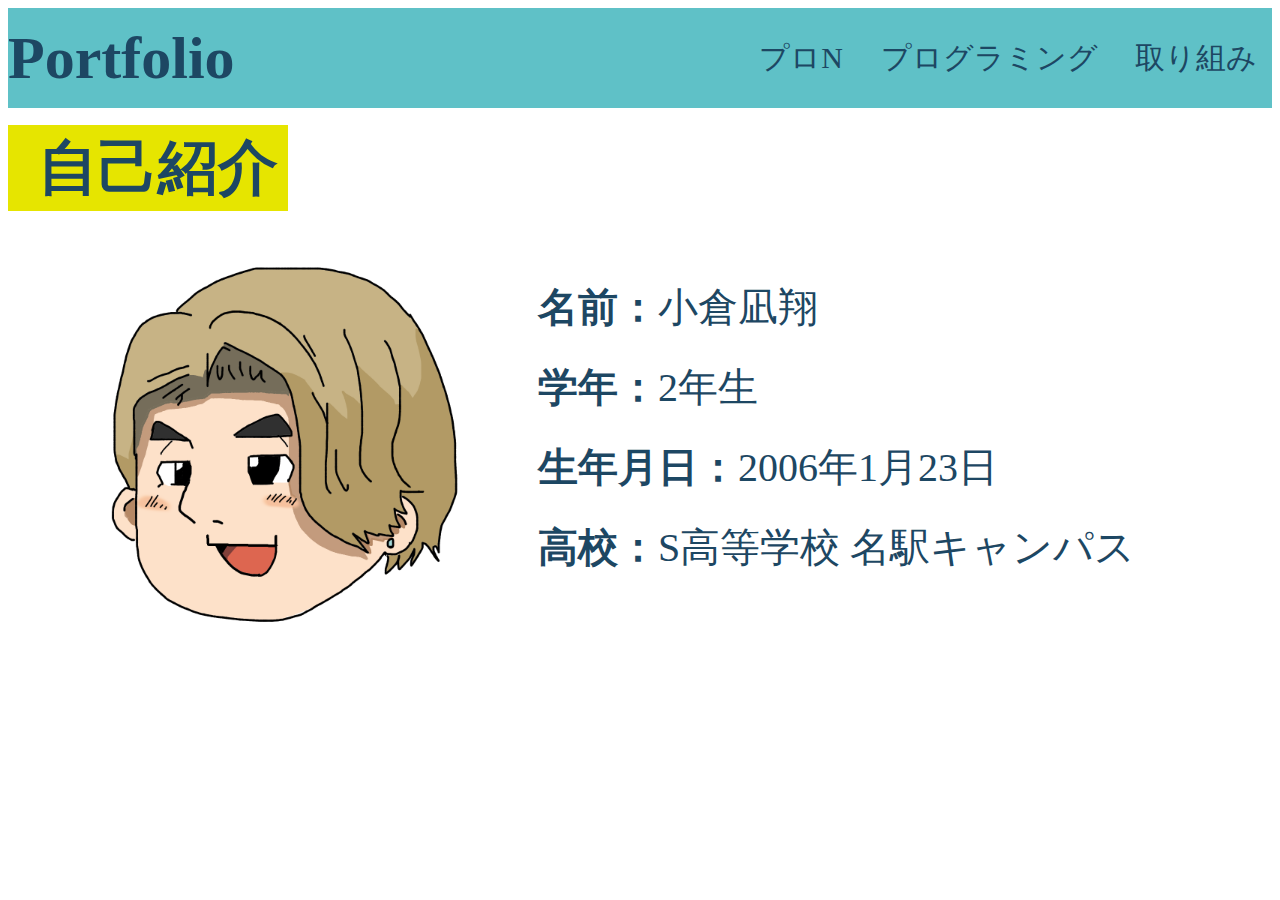
<file: index.html>
<html>
  <head>
    <meta charset="UTF-8">
    <link rel="stylesheet" href="style.css">
    <title>nagito</title>
  </head>
  <header>
      <h1 class="title">Portfolio</h1>
      <nav class="nav">
        <ul class="menu-group">
            <li class="menu-item"><a href="pages/page2.html">プロN</a></li>
          <li class="menu-item"><a href="pages/page3.html">プログラミング</a></li>
          <li class="menu-item"><a href="pages/page4.html">取り組み</a></li>
        </ul>
      </nav>
  </header>
  <body>
    <div>
      <h1><span class="自己紹介">自己紹介</span></h1>
    </div>
    <div class="container">
        <div class="img-col">
            <img class="kao" src="images/nagito2.png">
        </div>
        <div class="text">
            <p class="text-line"><span class="name">名前：</span>小倉凪翔<br>
              <span class="name">学年：</span>2年生<br>
              <span class="name">生年月日：</span>2006年1月23日<br>
              <span class="name">高校：</span>S高等学校 名駅キャンパス
            </p>
        </div>
    </div>
    

  </body>
<html>
</file>
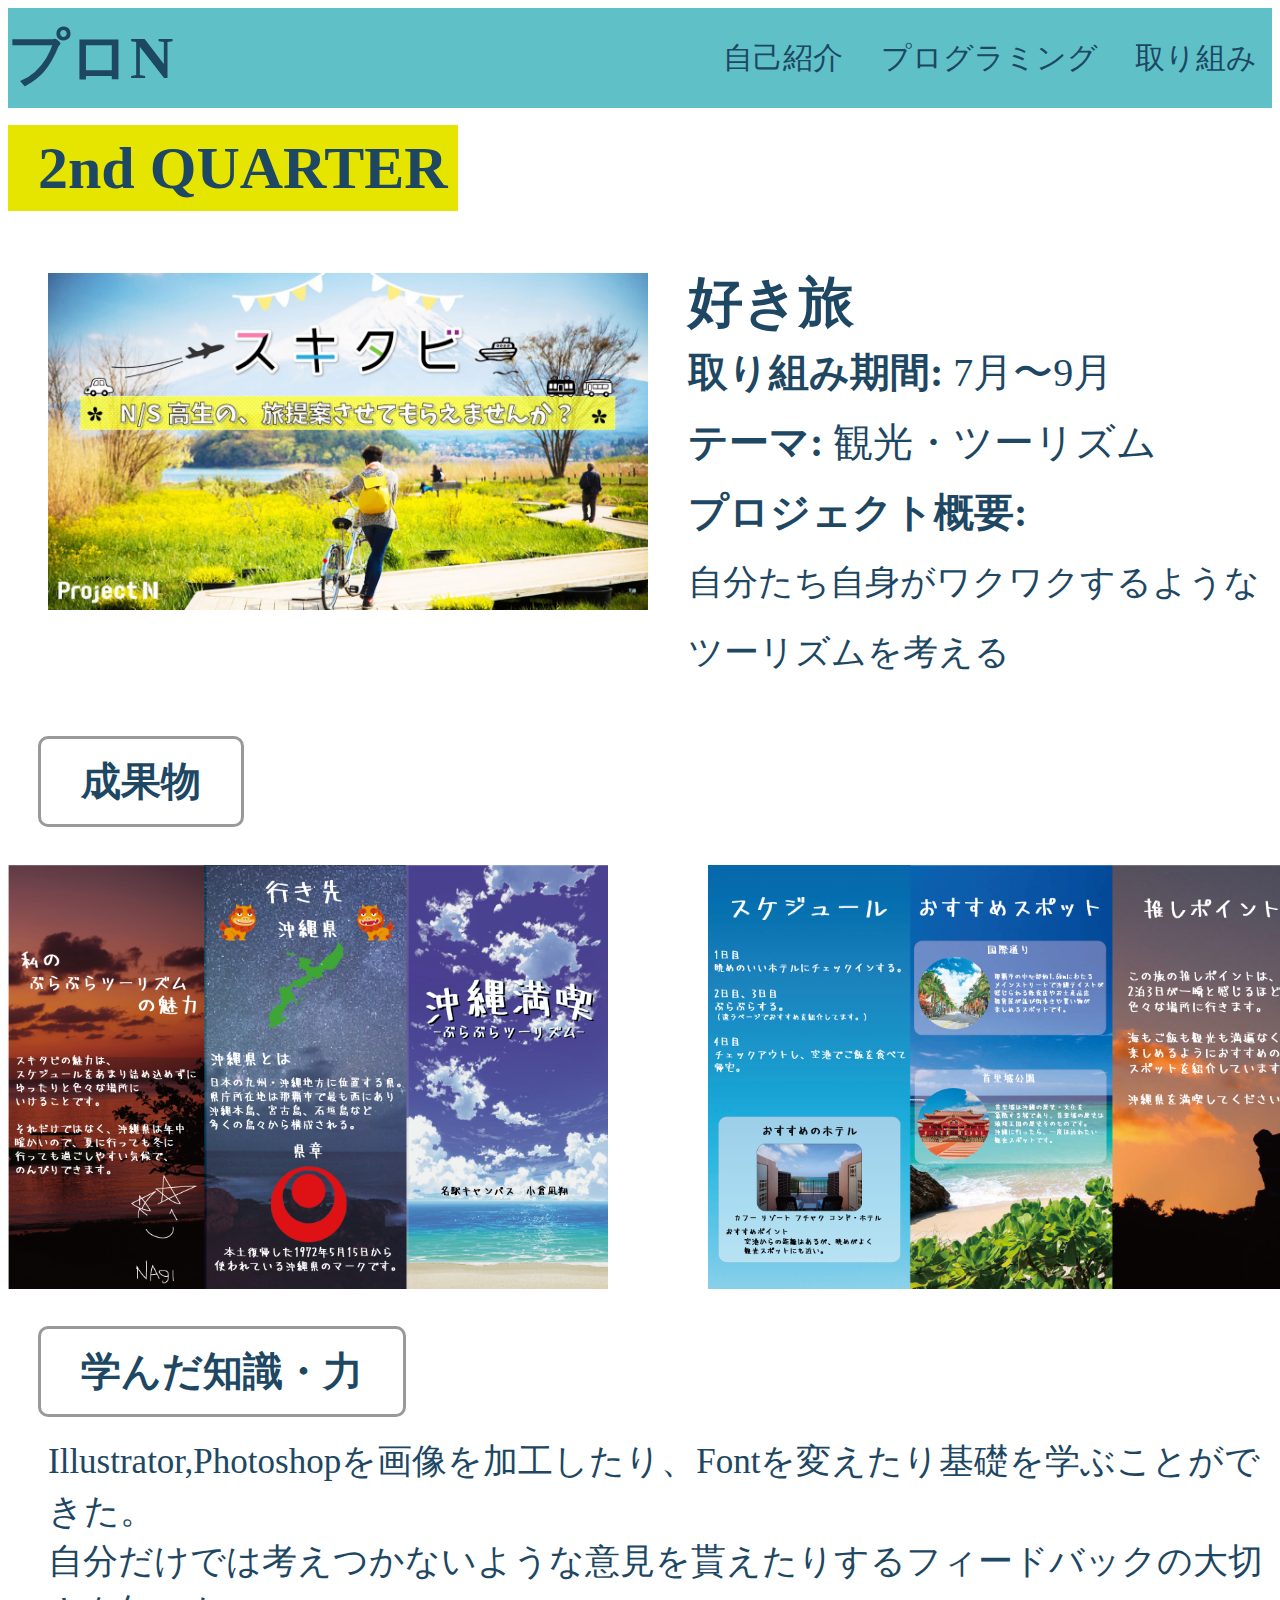
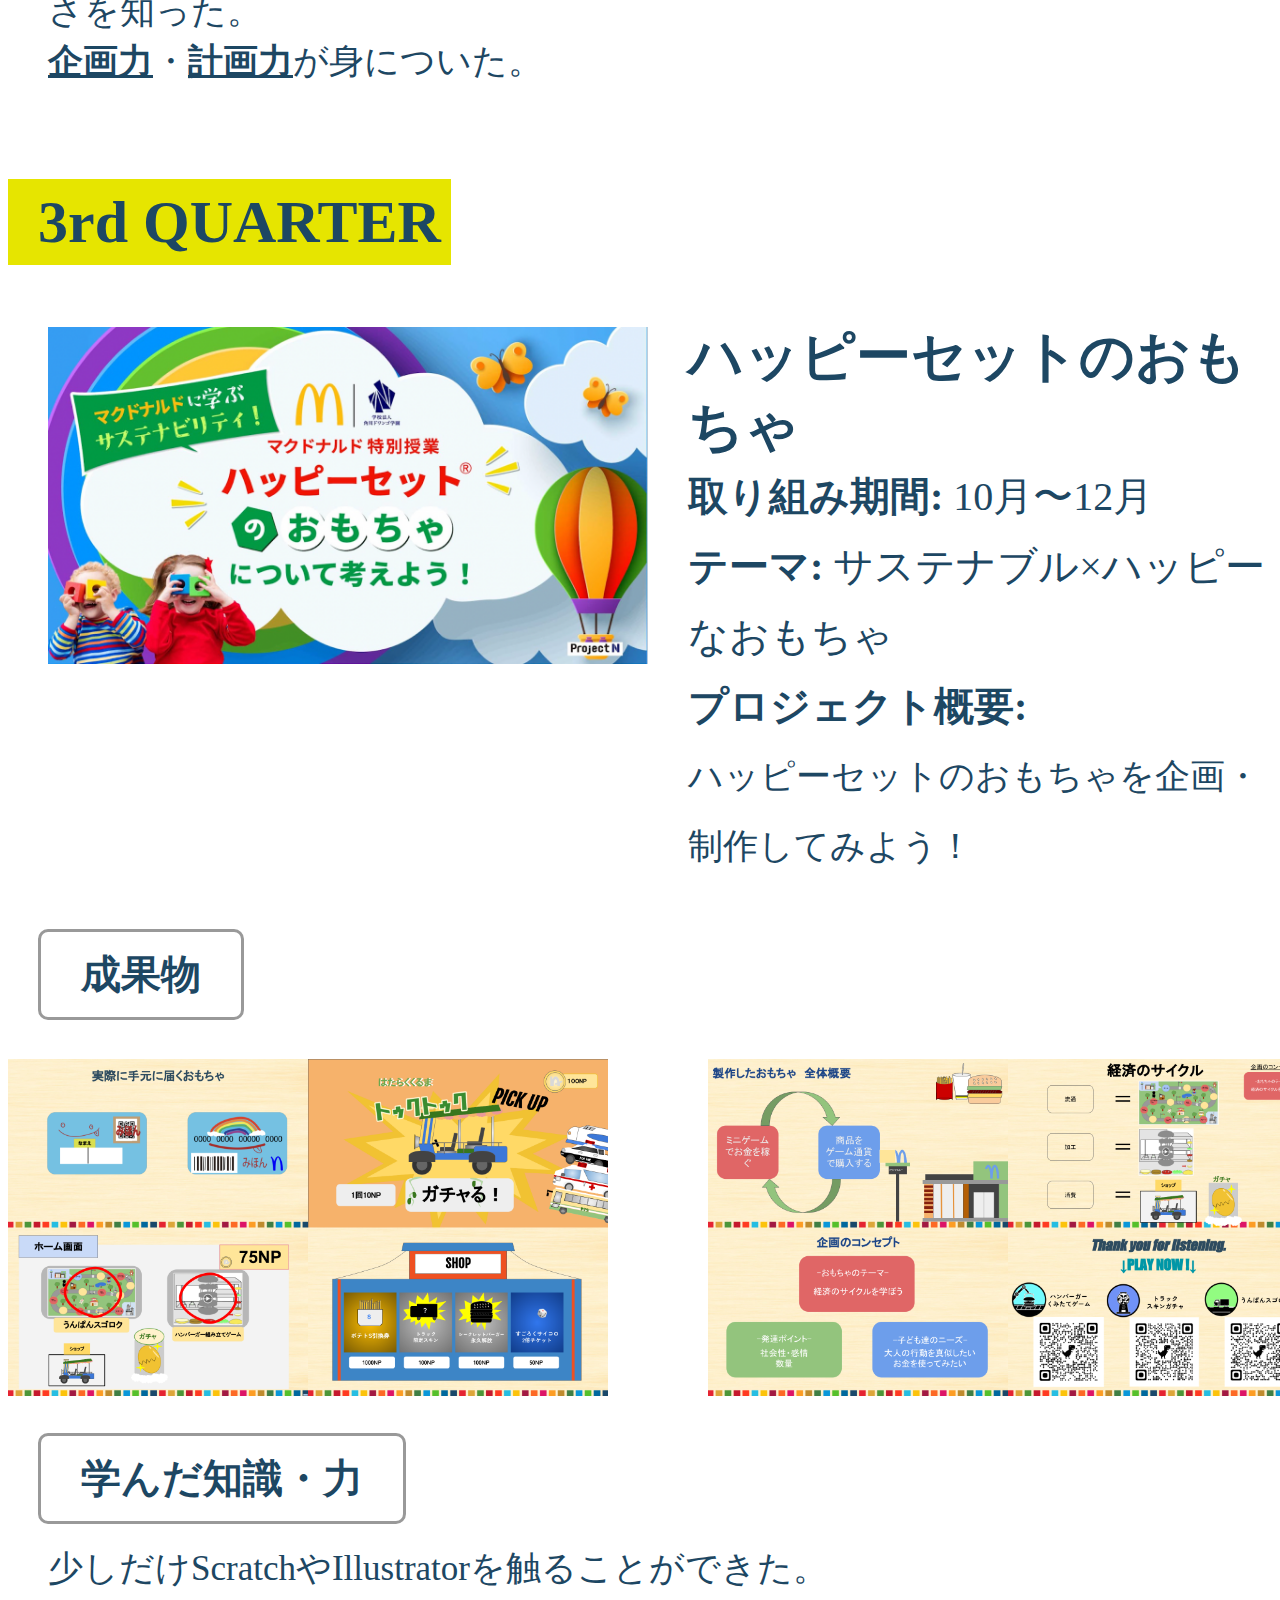
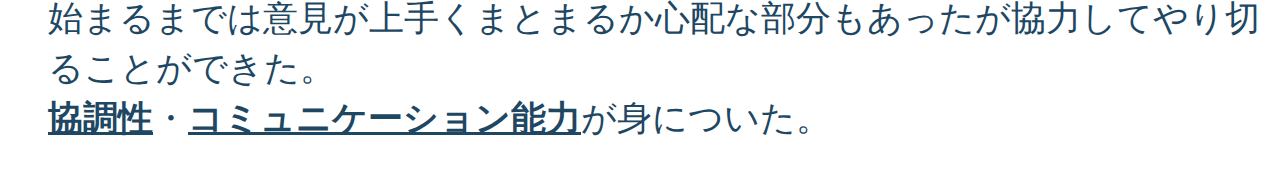
<file: pages/page2.html>
<html>

<head>
    <meta charset="UTF-8">
    <link rel="stylesheet" href="../style.css">
    <title>nagito</title>
</head>
<header>
    <h1 class="title">プロN</h1>
    <nav class="nav">
        <ul class="menu-group">
            <li class="menu-item"><a href="../index.html">自己紹介</a></li>
            <li class="menu-item"><a href="page3.html">プログラミング</a></li>
            <li class="menu-item"><a href="page4.html">取り組み</a></li>
        </ul>
    </nav>
</header>

<body>
    <div>
        <h1><span class="自己紹介">2nd QUARTER</span></h1>
    </div>
    <div class="container">
        <div class="img-col">
            <img class="ProN" src="../images/sukitabi.png">
        </div>
        <div class="text">
            <p class="ProN"><span class="title-name">好き旅</span><br>
                <span class="name">取り組み期間:</span> 7月〜9月<br>
                <span class="name">テーマ:</span> 観光・ツーリズム<br>
                <span class="name">プロジェクト概要:</span><br>
                <span style="font-size: 35px;">自分たち自身がワクワクするようなツーリズムを考える</span>
            </p>
        </div>
    </div>
    <div>
        <h2><span class="sub-title">成果物</span></h2>
    </div>
    <div class="Artifact">
        <img class="Artifact" src="../images/sukitabi-Artifact1.png">
        <img class="Artifact" src="../images/sukitabi-Artifact2.png">
    </div>
    <div>
        <h2><span class="sub-title">学んだ知識・力</span></h2>
        <p class="power">Illustrator,Photoshopを画像を加工したり、Fontを変えたり基礎を学ぶことができた。<br>
            自分だけでは考えつかないような意見を貰えたりするフィードバックの大切さを知った。<br>
            <span class="ability">企画力</span>・<span class="ability">計画力</span>が身についた。
        </p>
    </div>
    <br>
    <div>
        <h1><span class="自己紹介">3rd QUARTER</span></h1>
    </div>
    <div class="container">
        <div class="img-col">
            <img class="ProN" src="../images/McDonald.png">
        </div>
        <div class="text">
            <p class="ProN"><span class="title-name">ハッピーセットのおもちゃ</span><br>
                <span class="name">取り組み期間:</span> 10月〜12月<br>
                <span class="name">テーマ:</span> サステナブル×ハッピーなおもちゃ<br>
                <span class="name">プロジェクト概要:</span><br>
                <span style="font-size: 35px;">ハッピーセットのおもちゃを企画・制作してみよう！</span>
            </p>
        </div>
    </div>
    <div>
        <h2><span class="sub-title">成果物</span></h2>
    </div>
    <div class="Artifact">
        <img class="Artifact" src="../images/McDonald-Artifact1.png">
        <img class="Artifact" src="../images/McDonald-Artifact2.png">
    </div>
    <div>
        <div>
            <h2><span class="sub-title">学んだ知識・力</span></h2>
            <p class="power">少しだけScratchやIllustratorを触ることができた。<br>
                始まるまでは意見が上手くまとまるか心配な部分もあったが協力してやり切ることができた。<Br>
                <span class="ability">協調性</span>・<span class="ability">コミュニケーション能力</span>が身についた。
            </p>
        </div>

</body>
<html>
</file>
<file: style.css>
header {
    display: flex;
    width: 100%;
    height: 100px;
    background-color: #5fc1c7;
    align-items: center;
    font-size: 30px;
  }
   
  .title {
    margin-right: auto;
  }

  .menu-item {
    list-style: none;
    display: inline-block;
    padding: 15px;
    font-size: 30px;
  }

  .menu-item a {
    color: #1d4763;
    text-decoration: none;
  }

  .container {
      display: flex;
      align-items: flex-start;
      padding-left: 40px;
  }

  img.kao {
      max-width: 450px;
  }

  .img-col {
      flex-basis: 40px;
  }

  img.ProN {
    width: 600px;
    padding-top: 45px;
  }

  img.Artifact {
    width: 600px;
    padding-right: 100px;
    padding-top: 30px;
    padding-bottom: 30px;
  }

  img.programming {
    width: 120px;
  }

  .imgBlender {
    width: 720px;
    height: 405px;
    padding-right: 20px;
    padding-top: 30px;
    padding-bottom: 30px;
  }

  img.pro {
    width: 100px;
    height: 100px;
  }

  img.festival {
    width: 650px;
    padding-top: 45px;
    padding-bottom: 30px;
  }

  img.fes {
    width: 600px;
    height: 400px;
    padding-right: 20px;
    padding-top: 30px;
    padding-bottom: 30px;
  }

  img.fes2 {
    width: 700px;
    height: 400px;
    padding-right: 20px;
    padding-top: 30px;
    padding-bottom: 30px;
  }
    
  .text-line {
    font-size: 40px;
    line-height:80px;
  }

  h1 {
    font-size: 60px;
    color: #1d4763;
  }

  h2 {
    padding-left: 30px;
    font-size: 40px;
    color: #1d4763;
  }

  body {
    line-height:40px;
  }

  h3 {
    text-align: right;
    font-size: 30px;
    padding-left: 320px;
  }

  .picture {
    padding-left: 200px;
  }
.自己紹介 {
    color: #1d4763;
    background-color: #E6e500;
    padding-left: 30px;
    padding-right: 10px;
    padding-top: 10px;
    padding-bottom: 10px;
}
 .text {
    color: #1d4763;
    padding-left: 40px;
 }

 .ProN {
   font-size: 40px;
   line-height:70px;
   color: #1d4763;
 }

 .title-name {
   font-size: 55px;
   font-weight: bold;
 }

 .name {
  font-weight: bold;
  font-size: 40px;
 }

 .name2 {
   font-weight: bold;
   font-size: 40px;
 }

 .power {
   padding-top: 10px;
   padding-left: 40px;
   color: #1d4763;
   font-size: 35px;
   line-height:50px;
 }

 .sub-title {
  padding: 0.5em 1em;
  margin: 2em 0;
  font-weight: bold;
  color: #1d4763;/*文字色*/
  background: #FFF;
  border: solid 3px #999;/*線*/
  border-radius: 10px;/*角の丸み*/
 }

 .Artifact {
   display: flex;
   justify-content: space-evenly;
 }

 .ability {
   font-weight: bold;
   text-decoration: underline;
 }

 .flex {
   display: flex;
 }

 .blender {
   color: #1d4763;
   background-color: #E6e500;
   padding-left: 10px;
   padding-right: 10px;
   padding-top: 10px;
   padding-bottom: 10px;
 }

 .aftereffect {
  color: #1d4763;
  background-color: #E6e500;
  padding-left: 10px;
  padding-right: 10px;
  padding-top: 10px;
  padding-bottom: 10px;
 }
</file>
